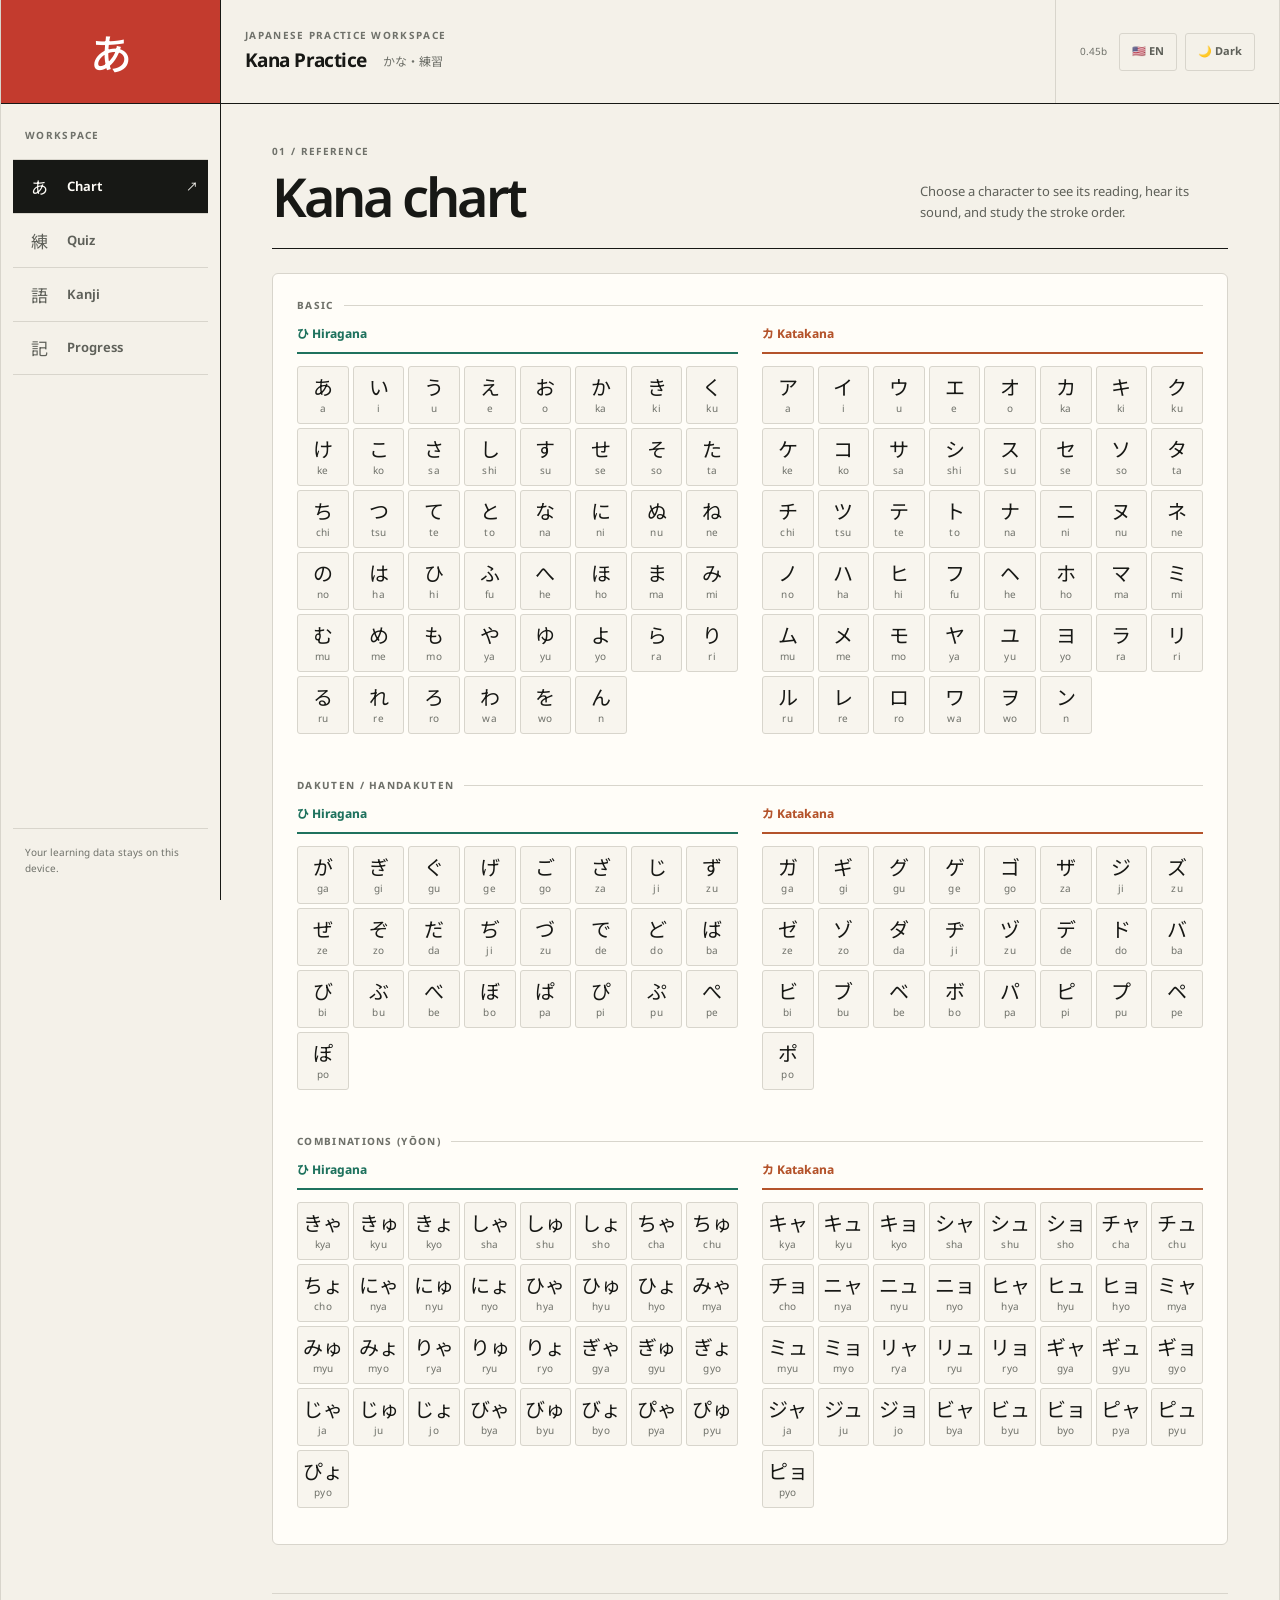
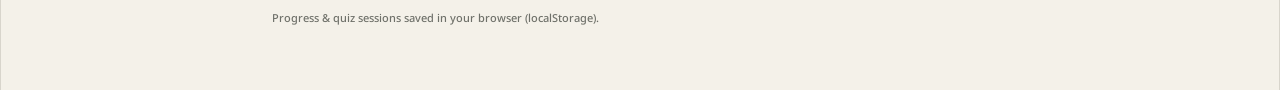
<file: index.html>
<!DOCTYPE html>
<html lang="en">
<head>
<meta charset="UTF-8">
<meta name="viewport" content="width=device-width, initial-scale=1.0">
<title>Kana Practice — Japanese learning workspace</title>
<meta name="description" content="Master Japanese Hiragana, Katakana, and core vocabulary with active recall quizzes and progress tracking.">
<link rel="preconnect" href="https://fonts.googleapis.com">
<link href="https://fonts.googleapis.com/css2?family=Noto+Sans:wght@400;500;600;700;800&family=Noto+Sans+JP:wght@400;500;600;700;800&family=Noto+Sans+Thai:wght@400;500;600;700;800&display=swap" rel="stylesheet">
<link rel="stylesheet" href="css/main.css">
<link rel="stylesheet" href="css/layout.css">
<link rel="stylesheet" href="css/chart.css">
<link rel="stylesheet" href="css/modal.css">
<link rel="stylesheet" href="css/quiz.css">
<link rel="stylesheet" href="css/progress.css">
<link rel="stylesheet" href="css/write.css">
<link rel="manifest" href="manifest.json">
<meta name="theme-color" content="#f4f1e9">
<meta name="apple-mobile-web-app-capable" content="yes">
<meta name="apple-mobile-web-app-status-bar-style" content="black-translucent">
<link rel="apple-touch-icon" href="assets/icons/icon-192.png">
</head>
<body>
<a class="skip-link" href="#main-content">Skip to main content</a>
<div id="offlineOverlay" style="display:none;position:fixed;top:0;left:0;width:100%;height:100%;background:var(--bg);z-index:9999;flex-direction:column;align-items:center;justify-content:center;text-align:center;padding:20px;">
  <div style="font-size:48px;margin-bottom:16px;">🌐</div>
  <div style="font-size:24px;font-weight:700;margin-bottom:8px;">No Internet Connection</div>
  <div style="color:var(--ink2);">Please connect to the internet to use this application.</div>
</div>
<div class="wrap">

<header class="hdr">
  <div class="brand-mark" aria-hidden="true">あ</div>
  <div class="brand-copy">
    <span class="eyebrow" data-i18n="brandEyebrow">Japanese practice workspace</span>
    <strong>Kana Practice</strong>
    <span class="brand-jp" lang="ja">かな・練習</span>
  </div>
  <div class="hdr-meta">
    <div id="versionBadge" class="version-badge" aria-label="Application version"></div>
    <div class="hdr-buttons">
      <button class="theme-btn" id="langToggle" aria-label="Change language">🇺🇸 EN</button>
      <button class="theme-btn" id="themeToggle" aria-label="Change colour theme">🌙 Dark</button>
    </div>
  </div>
</header>

<nav class="nav" aria-label="Primary navigation">
  <div class="nav-label-top" data-i18n="workspace">Workspace</div>
  <button class="nav-btn active" data-tab="chart" aria-current="page"><span class="nav-icon" aria-hidden="true">あ</span><span class="nav-label">Chart</span><span class="nav-arrow" aria-hidden="true">↗</span></button>
  <button class="nav-btn" data-tab="quiz"><span class="nav-icon" aria-hidden="true">練</span><span class="nav-label">Quiz</span><span class="nav-arrow" aria-hidden="true">↗</span></button>
  <button class="nav-btn" data-tab="vocab"><span class="nav-icon" aria-hidden="true">語</span><span class="nav-label">Kanji</span><span class="nav-arrow" aria-hidden="true">↗</span></button>
  <button class="nav-btn" data-tab="progress"><span class="nav-icon" aria-hidden="true">記</span><span class="nav-label">Progress</span><span class="nav-arrow" aria-hidden="true">↗</span></button>
  <div class="nav-note" data-i18n="localDataNote">Your learning data stays on this device.</div>
</nav>

<main class="content" id="main-content" tabindex="-1">

<!-- ===== CHART ===== -->
<section class="panel active" id="panel-chart" aria-labelledby="chart-title">
  <div class="panel-heading">
    <div><span class="eyebrow" data-i18n="chartEyebrow">01 / Reference</span><h1 id="chart-title" data-i18n="chartTitle">Kana chart</h1></div>
    <p data-i18n="chartDesc">Choose a character to see its reading, hear its sound, and study the stroke order.</p>
  </div>
  <div class="card">
    <div id="chartArea"></div>
  </div>
</section>

<!-- ===== QUIZ (Hiragana/Katakana characters) ===== -->
<section class="panel" id="panel-quiz" aria-labelledby="quiz-title">
  <div class="panel-heading">
    <div><span class="eyebrow">02 / Practice</span><h1 id="quiz-title">Build recall</h1></div>
    <p>Select the kana rows you want to practise, then work through focused stages.</p>
  </div>
  <div id="quizSetup" class="quiz-setup"></div>
  <div id="quizActive" class="quiz-active" style="display:none;"></div>
</section>

<!-- ===== VOCAB (word practice, powered by a local list + Jotoba API) ===== -->
<section class="panel" id="panel-vocab" aria-labelledby="vocab-title">
  <div class="panel-heading">
    <div><span class="eyebrow" data-i18n="vocabEyebrow">03 / Vocabulary</span><h1 id="vocab-title" data-i18n="vocabTitle">Learn in context</h1></div>
    <p data-i18n="vocabDesc">Study useful Japanese words through reading, meaning, recall, and listening.</p>
  </div>
  <div id="vocabSetup" class="quiz-setup"></div>
  <div id="vocabActive" class="quiz-active" style="display:none;"></div>
</section>

<!-- ===== PROGRESS ===== -->
<section class="panel" id="panel-progress" aria-labelledby="progress-title">
  <div class="panel-heading">
    <div><span class="eyebrow" data-i18n="progressEyebrow">04 / Progress</span><h1 id="progress-title" data-i18n="progressTitle">Learning record</h1></div>
    <p data-i18n="progressDesc">See what you have practised, where you are improving, and what to revisit next.</p>
  </div>
  <div class="card">
    <div class="card-title"><span class="ico">📊</span><span data-i18n="overviewKana">Overview — Kana</span></div>
    <div class="stat-row"><span data-i18n="accuracy">Overall accuracy</span><b id="pAccuracy">-</b></div>
    <div class="stat-row"><span data-i18n="charsPracticed">Characters practiced</span><b id="pSeenCount">-</b></div>
    <div class="stat-row"><span data-i18n="totalQ">Total questions answered</span><b id="pTotalQ">-</b></div>
  </div>
  <div class="card">
    <div class="card-title"><span class="ico">📚</span><span data-i18n="overviewVocab">Overview — Vocabulary</span></div>
    <div class="stat-row"><span data-i18n="accuracy">Overall accuracy</span><b id="pVocabAccuracy">-</b></div>
    <div class="stat-row"><span data-i18n="wordsPracticed">Words practiced</span><b id="pVocabSeenCount">-</b></div>
  </div>
  <div class="card">
    <div class="card-title"><span class="ico">📈</span><span data-i18n="accuracyByRow">Accuracy by Row</span></div>
    <div class="chart-split">
      <div class="chart-side hira"><div class="chart-side-title"><span>ひ</span> <span data-i18n="hiraName">Hiragana</span></div><div id="progChartHira"></div></div>
      <div class="chart-side kata"><div class="chart-side-title"><span>カ</span> <span data-i18n="kataName">Katakana</span></div><div id="progChartKata"></div></div>
    </div>
  </div>
  <div class="card">
    <div class="card-title"><span class="ico">⚠️</span><span data-i18n="confused">Characters you confuse</span></div>
    <div id="weakList" data-i18n="noData">No data yet. Take a quiz first.</div>
  </div>
  <div class="card">
    <button class="btn" id="resetAllBtn" style="background:var(--bad);" data-i18n="resetAll">🗑 Reset all progress</button>
  </div>
</section>

<footer class="footer" data-i18n="footerNote">Progress & quiz sessions saved in your browser (localStorage).</footer>
</main>
</div>

<!-- ================================================================
     SCRIPTS — plain classic scripts (no bundler), loaded in
     dependency order. Everything shares the global scope on purpose,
     matching the rest of this small single-page app.
     ================================================================ -->

<!-- data -->
<script src="js/data/hiragana.js"></script>
<script src="js/data/katakana.js"></script>
<script src="js/data/jlpt.js"></script>
<script src="js/data/categories.js"></script>
<script src="js/data/vocabulary.js"></script>

<!-- core -->
<script src="js/core/constants.js"></script>
<script src="js/core/utils.js"></script>
<script src="js/core/language.js"></script>
<script src="js/core/theme.js"></script>
<script src="js/core/tts.js"></script>
<script src="js/core/storage.js"></script>

<!-- api -->
<script src="js/api/cache.js"></script>
<script src="js/api/translation.js"></script>
<script src="js/api/dictionary.js"></script>
<script src="js/api/vocabulary.js"></script>
<script src="js/api/jlptVocabApi.js"></script>

<!-- components -->
<script src="js/components/toast.js"></script>
<script src="js/components/progressBar.js"></script>
<script src="js/components/button.js"></script>
<script src="js/components/timer.js"></script>
<script src="js/components/dialog.js"></script>

<!-- ui components / modals -->
<script src="js/ui/modal.js"></script>

<!-- quiz engine (kana) -->
<script src="js/quiz/weighted.js"></script>
<script src="js/quiz/review.js"></script>
<script src="js/quiz/setup.js"></script>
<script src="js/quiz/session.js"></script>
<script src="js/quiz/progress.js"></script>
<script src="js/quiz/engine.js"></script>

<!-- stages -->
<script src="js/stages/read.js"></script>
<script src="js/stages/recall.js"></script>
<script src="js/stages/typing.js"></script>
<script src="js/stages/listening.js"></script>
<script src="js/stages/matching.js"></script>
<script src="js/stages/writing.js"></script>
<script src="js/stages/freeWriting.js"></script>
<script src="js/stages/vocabulary.js"></script>
<script src="js/stages/sentence.js"></script>
<script src="js/stages/grammar.js"></script>

<!-- ui -->
<script src="js/ui/chart.js"></script>
<script src="js/ui/progress.js"></script>
<script src="js/ui/navigation.js"></script>

<!-- router (after all render functions it calls are defined) -->
<script src="js/core/router.js"></script>

<!-- app entry point -->
<script src="js/app.js"></script>
</body>
</html>
</file>
<file: css/main.css>
/* ===== DESIGN SYSTEM ===== */
:root {
  --bg:#f4f1e9;--bg2:#fffdf8;--bg3:#ebe7dd;--surface:#f8f5ee;
  --ink:#171815;--ink2:#5e6059;--ink3:#6f716a;
  --border:#d8d5cc;--border2:#b9b7ae;
  --hira:#1f725e;--hira-bg:#e3f0ea;--hira-glow:rgba(31,114,94,.16);
  --kata:#b4532b;--kata-bg:#f4e7df;--kata-glow:rgba(180,83,43,.16);
  --accent:#c33b2e;--accent-bg:#f5e4e1;
  --good:#26724d;--good-bg:#e1eee6;--bad:#b93632;--bad-bg:#f4e2e0;--warn:#9b6a19;
  --shadow-s:0 1px 0 rgba(23,24,21,.05);--shadow-m:0 12px 32px rgba(23,24,21,.07);--shadow-l:0 22px 64px rgba(23,24,21,.13);
  --r-s:3px;--r-m:6px;--r-l:10px;--r-xl:14px;--r-full:999px;
  --s1:4px;--s2:8px;--s3:12px;--s4:16px;--s5:24px;--s6:32px;--s7:48px;--s8:64px;
  --font:'Noto Sans','Noto Sans Thai','Noto Sans JP',sans-serif;--font-jp:'Noto Sans JP','Noto Sans',sans-serif;
  --ease:cubic-bezier(.2,.7,.2,1);--spring:cubic-bezier(.2,.9,.3,1.2);
}
body.dark {
  --bg:#151612;--bg2:#1c1d19;--bg3:#282923;--surface:#20211d;
  --ink:#f2f0e8;--ink2:#b6b5ad;--ink3:#a0a198;--border:#373831;--border2:#53544c;
  --hira:#62b99b;--hira-bg:#1d3930;--hira-glow:rgba(98,185,155,.18);
  --kata:#e58a5d;--kata-bg:#422c22;--kata-glow:rgba(229,138,93,.18);
  --accent:#ef6a5d;--accent-bg:#452825;--good:#65bf8b;--good-bg:#203a2b;
  --bad:#ef7770;--bad-bg:#432625;--warn:#d7a64e;
  --shadow-s:0 1px 0 rgba(0,0,0,.25);--shadow-m:0 14px 36px rgba(0,0,0,.22);--shadow-l:0 24px 70px rgba(0,0,0,.35);
}

*,*::before,*::after{box-sizing:border-box;margin:0;padding:0}
html{scroll-behavior:smooth}
body{font-family:var(--font);background:var(--bg);color:var(--ink);min-height:100vh;line-height:1.5;
  transition:background .2s var(--ease),color .2s var(--ease);-webkit-font-smoothing:antialiased;overflow-x:hidden}
button,input,select,textarea{font:inherit}
button{color:inherit}
button:focus-visible,a:focus-visible,input:focus-visible{outline:3px solid var(--accent);outline-offset:3px}
.skip-link{position:fixed;top:8px;left:8px;z-index:10000;padding:10px 14px;background:var(--ink);color:var(--bg2);
  transform:translateY(-150%);transition:transform .15s var(--ease);text-decoration:none;font-weight:700}
.skip-link:focus{transform:translateY(0)}
.eyebrow{display:block;color:var(--ink3);font-size:10px;font-weight:700;letter-spacing:.13em;text-transform:uppercase}

/* ===== CONTENT SURFACES ===== */
.card{background:var(--bg2);border:1px solid var(--border);border-radius:var(--r-m);padding:var(--s5);margin-bottom:var(--s4)}
.card-title{font-size:14px;font-weight:700;letter-spacing:-.01em;margin-bottom:var(--s4);display:flex;align-items:center;gap:var(--s2)}
.card-title .ico{display:none}
.panel{display:none;animation:panelIn .22s var(--ease)}
.panel.active{display:block}
@keyframes panelIn{from{opacity:0;transform:translateY(5px)}to{opacity:1;transform:none}}
.panel-heading{display:grid;grid-template-columns:minmax(280px,1.5fr) minmax(230px,.75fr);align-items:end;gap:var(--s6);
  padding:var(--s4) 0 var(--s5);border-bottom:1px solid var(--ink);margin-bottom:var(--s5)}
.panel-heading h1{font-size:clamp(32px,4.2vw,58px);font-weight:600;letter-spacing:-.055em;line-height:.98;margin-top:var(--s3)}
.panel-heading p{max-width:42ch;color:var(--ink2);font-size:13px;line-height:1.65}

/* ===== COMMON CONTROLS ===== */
.btn,.start-btn,.resume-btn{border:1px solid var(--ink);border-radius:var(--r-s);background:var(--ink);color:var(--bg2);
  min-height:44px;padding:10px 20px;font-weight:700;font-size:13px;cursor:pointer;transition:background .15s var(--ease),color .15s var(--ease),transform .15s var(--ease)}
.btn:hover,.start-btn:hover,.resume-btn:hover{background:var(--accent);border-color:var(--accent);transform:translateY(-1px)}
.btn:disabled,.start-btn:disabled{opacity:.42;cursor:not-allowed;transform:none}
.footer{border-top:1px solid var(--border);color:var(--ink3);font-size:11px;margin-top:var(--s7);padding:var(--s4) 0;font-weight:500}

@media(max-width:760px){
  .panel-heading{grid-template-columns:1fr;gap:var(--s4);padding-top:var(--s3);margin-bottom:var(--s4)}
  .panel-heading h1{font-size:38px}.panel-heading p{font-size:12px}
  .card{padding:var(--s4)}
  .q-char{font-size:60px!important;padding:16px 36px!important}.q-romaji{font-size:28px!important;padding:16px 36px!important}
  .q-grid{max-width:100%!important}.chart-split,.chart-dual{flex-direction:column}.kcell{min-width:0!important}
  .match-area{display:grid!important;grid-template-columns:1fr 1fr;gap:12px!important;width:100%}.match-col{min-width:0!important}
  .char-modal{min-width:0!important;margin:16px}.char-modal-char{font-size:72px!important}
  .write-canvas-bg,.write-canvas-wrap{width:min(280px,calc(100vw - 64px))!important;height:min(280px,calc(100vw - 64px))!important}
}
@media(prefers-reduced-motion:reduce){*,*::before,*::after{animation-duration:.01ms!important;animation-iteration-count:1!important;transition-duration:.01ms!important;scroll-behavior:auto!important}}
</file>
<file: css/layout.css>
/* ===== APP GRID ===== */
.wrap{width:min(100%,1440px);min-height:100vh;margin:0 auto;display:grid;grid-template-columns:220px minmax(0,1fr);
  grid-template-rows:auto 1fr;grid-template-areas:"header header" "nav content";border-left:1px solid var(--border);border-right:1px solid var(--border)}

/* ===== HEADER ===== */
.hdr{grid-area:header;min-height:104px;display:grid;grid-template-columns:220px minmax(0,1fr) auto;align-items:stretch;border-bottom:1px solid var(--ink)}
.brand-mark{display:flex;align-items:center;justify-content:center;border-right:1px solid var(--ink);font-family:var(--font-jp);font-size:42px;font-weight:500;background:var(--accent);color:#fff}
.brand-copy{display:grid;grid-template-columns:auto 1fr;align-content:center;column-gap:var(--s4);padding:var(--s4) var(--s5)}
.brand-copy .eyebrow{grid-column:1/-1;margin-bottom:3px}.brand-copy strong{font-size:19px;letter-spacing:-.03em}.brand-jp{font-family:var(--font-jp);font-size:12px;color:var(--ink3);align-self:center}
.hdr-meta{display:flex;align-items:center;gap:var(--s3);padding:var(--s4) var(--s5);border-left:1px solid var(--border)}
.version-badge{font-size:10px;color:var(--ink3);font-variant-numeric:tabular-nums}.hdr-buttons{display:flex;gap:var(--s2)}
.theme-btn{min-height:38px;padding:7px 12px;border:1px solid var(--border);border-radius:var(--r-s);background:transparent;color:var(--ink2);font-size:11px;font-weight:700;cursor:pointer;transition:all .15s var(--ease)}
.theme-btn:hover{background:var(--bg3);border-color:var(--border2);color:var(--ink)}

/* ===== DESKTOP NAVIGATION ===== */
.nav{grid-area:nav;position:sticky;top:0;height:calc(100vh - 104px);align-self:start;display:flex;flex-direction:column;border-right:1px solid var(--ink);background:var(--bg);padding:var(--s5) var(--s3)}
.nav-label-top{padding:0 var(--s3) var(--s4);font-size:10px;text-transform:uppercase;letter-spacing:.13em;font-weight:700;color:var(--ink3)}
.nav-btn{width:100%;display:grid;grid-template-columns:32px 1fr auto;align-items:center;gap:var(--s3);min-height:54px;padding:8px 10px;border:0;border-top:1px solid var(--border);border-radius:0;background:transparent;cursor:pointer;color:var(--ink2);text-align:left;transition:background .15s var(--ease),color .15s var(--ease)}
.nav-btn:last-of-type{border-bottom:1px solid var(--border)}.nav-btn:hover{background:var(--bg3);color:var(--ink)}
.nav-icon{font-family:var(--font-jp);font-size:17px;text-align:center}.nav-label{font-size:13px;font-weight:650}.nav-arrow{font-size:12px;opacity:0;transform:translate(-4px,4px);transition:all .15s var(--ease)}
.nav-btn.active{background:var(--ink);color:var(--bg2)}.nav-btn.active .nav-arrow{opacity:1;transform:none}
.nav-note{margin-top:auto;padding:var(--s4) var(--s3) 0;border-top:1px solid var(--border);font-size:10px;line-height:1.55;color:var(--ink3)}
.content{grid-area:content;min-width:0;padding:var(--s5) clamp(20px,4vw,64px) var(--s7)}

@media(max-width:760px){
  .wrap{display:block;border:0;padding-bottom:calc(74px + env(safe-area-inset-bottom))}
  .hdr{min-height:80px;display:grid;grid-template-columns:64px minmax(0,1fr) auto;border-bottom:1px solid var(--ink);position:relative}
  .brand-mark{font-size:28px}.brand-copy{display:block;min-width:0;padding:12px}.brand-copy .eyebrow,.brand-jp{display:none}.brand-copy strong{display:block;overflow:hidden;font-size:16px;white-space:nowrap;text-overflow:ellipsis}
  .hdr-meta{padding:8px;border-left:0}.version-badge{display:none}.hdr-buttons{gap:4px}.theme-btn{padding:6px 8px;min-height:36px;font-size:10px}
  .content{padding:var(--s4) var(--s4) var(--s6)}
  .nav{position:fixed;z-index:500;left:0;right:0;bottom:0;top:auto;height:auto;display:grid;grid-template-columns:repeat(4,1fr);padding:0 4px calc(4px + env(safe-area-inset-bottom));border:0;border-top:1px solid var(--ink);background:var(--bg2)}
  .nav-label-top,.nav-note,.nav-arrow{display:none}.nav-btn,.nav-btn:last-of-type{min-width:0;min-height:66px;display:flex;flex-direction:column;justify-content:center;gap:2px;padding:5px 2px;border:0;border-radius:0;text-align:center}
  .nav-btn.active{background:var(--accent);color:#fff}.nav-icon{font-size:17px;line-height:1.2}.nav-label{font-size:10px;font-weight:700;white-space:nowrap;overflow:hidden;text-overflow:ellipsis;max-width:100%}
}
</file>
<file: css/chart.css>
/* ===== KANA REFERENCE GRID ===== */
.script-toggle{display:flex;gap:2px;margin:0 auto var(--s4);padding:2px;width:fit-content;border:1px solid var(--border);border-radius:var(--r-s);background:var(--bg3)}
.script-btn{min-height:38px;padding:7px 20px;border:0;border-radius:2px;background:transparent;cursor:pointer;font-weight:700;font-size:12px;color:var(--ink3)}
.script-btn:hover{color:var(--ink)}.script-btn.h-on{background:var(--hira);color:#fff}.script-btn.k-on{background:var(--kata);color:#fff}
.sec-label{display:flex;align-items:center;gap:10px;margin:var(--s6) 0 var(--s3);font-size:10px;font-weight:750;text-transform:uppercase;letter-spacing:.13em;color:var(--ink3)}
.sec-label:first-child{margin-top:0}.sec-label::after{content:"";height:1px;background:var(--border);flex:1}
.chart-dual{display:grid;grid-template-columns:repeat(2,minmax(0,1fr));gap:var(--s5)}
.chart-col{min-width:0}.chart-col-title{padding:0 0 9px;border-bottom:2px solid var(--border);margin-bottom:var(--s3);font-size:12px;font-weight:750}
.chart-col.hira-col .chart-col-title{color:var(--hira);border-color:var(--hira)}.chart-col.kata-col .chart-col-title{color:var(--kata);border-color:var(--kata)}
.chart-cells{display:grid;grid-template-columns:repeat(auto-fill,minmax(48px,1fr));gap:4px;margin-bottom:var(--s3)}
.kcell{appearance:none;min-width:0;min-height:58px;padding:5px 2px;border:1px solid var(--border);border-radius:var(--r-s);background:var(--surface);text-align:center;cursor:pointer;transition:background .12s var(--ease),border-color .12s var(--ease),transform .12s var(--ease)}
.kcell:hover{background:var(--hira-bg);border-color:var(--hira);transform:translateY(-1px)}.kata-col .kcell:hover{background:var(--kata-bg);border-color:var(--kata)}
.kcell .ch{font-family:var(--font-jp);font-size:20px;line-height:1.25}.kcell .rm{margin-top:2px;color:var(--ink3);font-size:10px;letter-spacing:.03em}
@media(max-width:560px){.chart-dual{grid-template-columns:1fr;gap:var(--s4)}.chart-cells{grid-template-columns:repeat(5,1fr)}.kcell{min-height:55px}.sec-label{margin-top:var(--s5)}}
</file>
<file: css/modal.css>
.char-modal-overlay{position:fixed;inset:0;z-index:1000;display:flex;align-items:center;justify-content:center;padding:var(--s4);background:rgba(15,16,13,.58);backdrop-filter:blur(5px);animation:fadeIn .15s ease}
@keyframes fadeIn{from{opacity:0}to{opacity:1}}.char-modal{position:relative;width:min(400px,100%);padding:var(--s6);border:1px solid var(--ink);border-radius:var(--r-m);background:var(--bg2);box-shadow:var(--shadow-l);animation:modalPop .2s var(--ease)}
@keyframes modalPop{from{opacity:0;transform:translateY(8px)}to{opacity:1;transform:none}}.char-modal-close{position:absolute;top:12px;right:12px;display:flex;align-items:center;justify-content:center;width:34px;height:34px;border:1px solid var(--border);border-radius:var(--r-s);background:transparent;color:var(--ink2);cursor:pointer}.char-modal-close:hover{border-color:var(--bad);background:var(--bad-bg);color:var(--bad)}
.char-modal-char{margin-bottom:4px;font-family:var(--font-jp);font-size:96px;line-height:1.1;text-align:center}.char-modal-romaji{margin-bottom:var(--s4);color:var(--hira);font-size:22px;font-weight:750;text-align:center}.char-modal-romaji.kata-rm{color:var(--kata)}.char-modal-stroke{position:relative;text-align:center;margin-bottom:var(--s3)}.char-modal-stroke svg{border:1px solid var(--border);border-radius:var(--r-s);background:var(--surface)}.char-modal-listen{display:flex;justify-content:center}.char-modal-listen button{min-height:40px;padding:8px 16px;border:1px solid var(--ink);border-radius:var(--r-s);background:var(--warn);color:#fff;font-size:12px;font-weight:700;cursor:pointer}
</file>
<file: css/quiz.css>
/* ===== QUIZ SETUP ===== */
.quiz-setup,.quiz-active{animation:panelIn .2s var(--ease)}.qs-section{margin-bottom:var(--s5)}
.qs-section-title{display:flex;align-items:center;gap:8px;font-size:13px;font-weight:750;cursor:pointer;user-select:none}
.qs-section-title .dot{width:8px;height:8px;border-radius:50%}.qs-section-title .dot.h{background:var(--hira)}.qs-section-title .dot.k{background:var(--kata)}
.qs-rows{display:grid;grid-template-columns:repeat(auto-fit,minmax(150px,1fr));gap:5px}
.qs-chip{display:flex;align-items:center;gap:8px;min-height:42px;padding:7px 10px;border:1px solid var(--border);border-radius:var(--r-s);background:var(--surface);cursor:pointer;user-select:none;transition:all .12s var(--ease)}
.qs-chip:hover{border-color:var(--border2)}.qs-chip.sel{border-color:var(--hira);background:var(--hira-bg)}.qs-chip.sel.kata-chip{border-color:var(--kata);background:var(--kata-bg)}
.qs-chip .qs-chars{font-family:var(--font-jp);font-size:12px;font-weight:500}.qs-chip .qs-rm{margin-left:auto;color:var(--ink3);font-size:10px}.qs-chip input{position:absolute;opacity:0;pointer-events:none}
.qs-chip .check-ico{display:flex;align-items:center;justify-content:center;flex:0 0 15px;width:15px;height:15px;border:1px solid var(--border2);border-radius:2px;color:transparent;font-size:9px}
.qs-chip.sel .check-ico{border-color:var(--hira);background:var(--hira);color:#fff}.qs-chip.sel.kata-chip .check-ico{border-color:var(--kata);background:var(--kata)}
.qs-actions{display:flex;gap:5px;flex-wrap:wrap}.qs-action{min-height:32px;padding:5px 10px;border:1px solid var(--border);border-radius:var(--r-s);background:transparent;color:var(--ink2);font-size:10px;font-weight:700;cursor:pointer}.qs-action:hover{border-color:var(--ink);color:var(--ink)}
.start-area{text-align:left;margin-top:var(--s5);padding-top:var(--s4);border-top:1px solid var(--border)}.start-btn{padding-inline:28px}.start-info{margin-top:var(--s3);color:var(--ink3);font-size:11px}

/* ===== SAVED SESSIONS ===== */
.saved-card{display:grid;grid-template-columns:minmax(160px,1fr) 140px auto;align-items:center;gap:var(--s4);padding:var(--s4) 0;border-top:1px solid var(--border)}
.saved-info{min-width:0}.saved-title{font-size:13px;font-weight:750}.saved-detail{margin-top:3px;color:var(--ink3);font-size:10px}.saved-progress{min-width:0}
.saved-pbar{height:6px;overflow:hidden;border:1px solid var(--border);border-radius:var(--r-full);background:var(--bg3)}.saved-pbar-fill{height:100%;border-radius:var(--r-full);background:var(--hira)}.saved-pct{text-align:right;color:var(--ink3);font-size:10px;font-variant-numeric:tabular-nums}
.saved-actions{display:flex;gap:5px}.resume-btn{min-height:36px;padding:7px 13px;font-size:11px}.delete-btn{width:36px;height:36px;border:1px solid var(--border);border-radius:var(--r-s);background:transparent;color:var(--bad);cursor:pointer}.delete-btn:hover{border-color:var(--bad);background:var(--bad-bg)}

/* ===== ACTIVE QUIZ ===== */
.qa-top{display:flex;align-items:center;justify-content:space-between;gap:var(--s3);margin-bottom:var(--s4)}.qa-stage{color:var(--hira);font-size:12px;font-weight:750}.qa-exit{min-height:36px;padding:6px 12px;border:1px solid var(--border);border-radius:var(--r-s);background:transparent;color:var(--ink2);font-size:11px;font-weight:650;cursor:pointer}.qa-exit:hover{border-color:var(--ink);color:var(--ink)}
.qa-progress{margin-bottom:var(--s3)}.qa-plabel{display:flex;justify-content:space-between;margin-bottom:5px;color:var(--ink3);font-size:10px;font-weight:650}.qa-bar-out{height:7px;overflow:hidden;border:1px solid var(--border);border-radius:var(--r-full);background:var(--bg3)}.qa-bar-in{height:100%;border-radius:var(--r-full);background:var(--accent);transition:width .3s var(--ease)}
.qa-toast{display:none;margin-bottom:var(--s3);padding:10px 14px;border-radius:var(--r-s);background:var(--good);color:#fff;text-align:center;font-size:12px;font-weight:700;animation:slideD .2s var(--ease)}
@keyframes slideD{from{opacity:0;transform:translateY(-6px)}to{opacity:1;transform:none}}
.qa-score{display:flex;gap:var(--s5);margin-bottom:var(--s4);color:var(--ink3);font-size:11px;font-weight:500}.qa-score b{color:var(--ink);font-weight:750}.qa-area{display:flex;flex-direction:column;align-items:center;gap:var(--s4);padding:var(--s4) 0}

/* ===== QUESTION ELEMENTS ===== */
.q-char,.q-romaji{padding:18px 48px;border:1px solid var(--ink);border-radius:var(--r-s);background:var(--bg2);box-shadow:var(--shadow-m);user-select:none}
.q-char{font-family:var(--font-jp);font-size:78px;line-height:1.2;cursor:pointer;transition:transform .2s var(--spring)}.q-char:hover{transform:scale(1.025)}
.q-romaji{color:var(--hira);font-size:36px;font-weight:800;letter-spacing:.02em}.q-grid{display:grid;grid-template-columns:repeat(2,1fr);gap:7px;width:100%;max-width:440px}
.q-opt{min-height:58px;padding:12px;border:1px solid var(--border2);border-radius:var(--r-s);background:var(--bg2);color:var(--ink);font-size:18px;font-weight:700;text-align:center;cursor:pointer;transition:all .12s var(--ease)}.q-opt:hover{border-color:var(--hira);background:var(--hira-bg)}
.q-opt.correct{border-color:var(--good);background:var(--good);color:#fff;animation:popIn .25s var(--ease)}.q-opt.wrong{border-color:var(--bad);background:var(--bad);color:#fff;animation:shake .32s ease}
@keyframes popIn{50%{transform:scale(1.025)}}@keyframes shake{25%{transform:translateX(-4px)}75%{transform:translateX(4px)}}
.q-input{width:min(260px,100%);padding:11px 16px;border:1px solid var(--border2);border-radius:var(--r-s);outline:0;background:var(--bg2);color:var(--ink);font-size:20px;font-weight:600;text-align:center}.q-input:focus{border-color:var(--hira);box-shadow:0 0 0 3px var(--hira-glow)}.q-input.correct{border-color:var(--good)}.q-input.wrong{border-color:var(--bad)}
.speak-btn{width:52px;height:52px;border:1px solid var(--ink);border-radius:50%;background:var(--warn);color:#fff;font-size:21px;cursor:pointer}.speak-btn:hover{transform:scale(1.04)}.feedback{min-height:24px;font-size:13px;font-weight:700;text-align:center}.feedback.good{color:var(--good)}.feedback.bad{color:var(--bad)}

/* ===== MATCHING, TIMER, STUDY ===== */
.match-area{display:flex;justify-content:center;gap:var(--s5);width:100%;flex-wrap:wrap}.match-col{display:flex;flex-direction:column;gap:7px;min-width:120px}
.mchip,.dropzone{min-height:52px;padding:11px;border-radius:var(--r-s);text-align:center;font-size:19px;font-weight:700}.mchip{border:1px solid var(--border);background:var(--bg2);cursor:grab;touch-action:none;user-select:none;font-family:var(--font-jp)}.mchip:hover{border-color:var(--ink)}.mchip.matched,.dropzone.matched{border-color:var(--good);background:var(--good);color:#fff;opacity:.75}
.dropzone{border:1px dashed var(--border2);background:var(--surface)}.dropzone.hover{border-color:var(--accent);background:var(--accent-bg)}.drag-ghost{position:fixed;z-index:999;padding:12px 18px;border-radius:var(--r-s);background:var(--accent);color:#fff;box-shadow:var(--shadow-l);font-family:var(--font-jp);font-size:20px;font-weight:700;pointer-events:none}
.timerbar{width:100%;max-width:440px;height:4px;overflow:hidden;border-radius:var(--r-full);background:var(--bg3)}.timerbar-fill{width:100%;height:100%;border-radius:var(--r-full);background:var(--accent);transition:width .1s linear}
.study-card{display:flex;flex-direction:column;align-items:center;width:100%;max-width:380px;padding:var(--s5);border:1px solid var(--ink);border-radius:var(--r-s);background:var(--bg2);box-shadow:var(--shadow-m);text-align:center}.study-word{margin-bottom:4px;font-family:var(--font-jp);font-size:44px;font-weight:700}.study-reading{margin-bottom:8px;color:var(--ink2);font-family:var(--font-jp);font-size:18px}.study-meaning{margin-bottom:var(--s4);color:var(--hira);font-size:16px;font-weight:700}.study-card .speak-btn{margin-bottom:8px}
.translation-source{margin-top:10px;color:var(--ink3);font-size:10px;text-align:center}

@media(max-width:600px){.qs-rows{grid-template-columns:1fr}.qs-chip{min-height:46px}.saved-card{grid-template-columns:1fr}.saved-progress{width:100%}.saved-actions{justify-content:flex-start}.q-opt{min-height:54px}.qa-score{gap:var(--s4)}}
</file>
<file: css/progress.css>
.chart-split{display:grid;grid-template-columns:repeat(2,minmax(0,1fr));gap:var(--s6)}
.chart-side{min-width:0}.chart-side-title{display:flex;align-items:center;gap:6px;margin-bottom:var(--s4);padding-bottom:var(--s2);border-bottom:2px solid currentColor;font-size:12px;font-weight:750}
.chart-side.hira .chart-side-title{color:var(--hira)}.chart-side.kata .chart-side-title{color:var(--kata)}
.chart-row{display:grid;grid-template-columns:72px 1fr 36px;align-items:center;gap:var(--s2);margin-bottom:8px;font-size:11px;font-weight:500}
.chart-row .lbl,.chart-row .pct{color:var(--ink3)}.chart-row .pct{text-align:right;font-variant-numeric:tabular-nums}
.chart-bar-o{height:7px;overflow:hidden;border:1px solid var(--border);border-radius:var(--r-full);background:var(--bg3)}.chart-bar-i{height:100%;border-radius:var(--r-full);transition:width .3s var(--ease)}
.chart-side.hira .chart-bar-i{background:var(--hira)}.chart-side.kata .chart-bar-i{background:var(--kata)}
.stat-row{display:grid;grid-template-columns:1fr auto;gap:var(--s4);padding:12px 0;border-bottom:1px solid var(--border);font-size:13px;color:var(--ink2)}.stat-row:last-child{border-bottom:0}.stat-row b{color:var(--ink);font-variant-numeric:tabular-nums}
.weak-item{display:inline-flex;align-items:center;gap:4px;margin:3px;padding:5px 10px;border:1px solid var(--border);border-radius:var(--r-s);background:var(--surface);font-size:13px;font-weight:600}.weak-item b{color:var(--bad)}
.stage-nav{display:grid;grid-template-columns:40px 1fr 40px;align-items:center;gap:var(--s2);margin-top:var(--s4)}
.stage-nav-arrow{width:40px;height:40px;border:1px solid var(--border);border-radius:var(--r-s);background:var(--surface);cursor:pointer;font-weight:800}.stage-nav-arrow:hover:not(:disabled){border-color:var(--hira);color:var(--hira)}.stage-nav-arrow:disabled{opacity:.35;cursor:default}
.stage-nav-info{text-align:center;padding:8px;border:1px solid var(--border);border-radius:var(--r-s);background:var(--surface)}.stage-nav-num{color:var(--ink3);font-size:10px;font-weight:700;text-transform:uppercase;letter-spacing:.08em}.stage-nav-name{margin-top:2px;font-size:13px;font-weight:750}.stage-nav-status{margin-left:6px;color:var(--ink3);font-size:10px}.stage-nav-status.done{color:var(--good)}.stage-nav-status.current{color:var(--accent)}
@media(max-width:560px){.chart-split{grid-template-columns:1fr;gap:var(--s5)}}
</file>
<file: css/write.css>
.write-wrap{display:flex;flex-direction:column;align-items:center;gap:var(--s4)}.write-btns{display:flex;gap:var(--s2);flex-wrap:wrap;justify-content:center}
.write-canvas-wrap{position:relative;width:300px;height:300px}.write-canvas-wrap svg.write-ghost{position:absolute;inset:0;z-index:3;display:block;width:100%;height:100%;pointer-events:none}.write-canvas-wrap canvas{position:absolute;inset:0;z-index:4;width:100%;height:100%;cursor:crosshair;touch-action:none}
.write-canvas-bg{position:relative;width:300px;height:300px;overflow:hidden;border:1px solid var(--ink);border-radius:var(--r-s);background:var(--bg2);box-shadow:var(--shadow-m)}
.write-info,.write-stroke-count{color:var(--ink3);font-size:12px;font-weight:500;text-align:center}.write-success{color:var(--good);font-size:15px;font-weight:750;animation:popIn .3s var(--ease)}.write-hint{color:var(--ink3);font-size:11px;font-style:italic}
.stroke-credit{position:absolute;right:7px;bottom:5px;z-index:8;padding:2px 4px;border-radius:2px;background:color-mix(in srgb,var(--bg2) 84%,transparent);color:var(--ink3);font-size:8px;font-weight:600;line-height:1;text-decoration:none;opacity:.68}.stroke-credit:hover{color:var(--ink);opacity:1}

/* ===== FREE WRITE ===== */
.freewrite-instruction{max-width:42ch;color:var(--ink2);font-size:13px;text-align:center}
.freewrite-meter{width:min(320px,100%)}.freewrite-meter-label{margin-bottom:8px;color:var(--ink3);font-size:11px;font-weight:650;text-align:center}.freewrite-meter-bars{display:grid;grid-auto-flow:column;grid-auto-columns:1fr;gap:6px}.freewrite-meter-bar{height:8px;border-radius:99px;background:var(--border2);transition:background .2s,transform .2s}.freewrite-meter-bar.is-drawn{background:var(--ink3)}.freewrite-meter-bar.is-correct{background:var(--good);transform:scaleY(1.15)}.freewrite-meter-bar.is-wrong{background:var(--bad);transform:scaleY(1.15)}
.freewrite-board{position:relative;width:min(320px,100%);aspect-ratio:1;overflow:hidden;border:1px solid var(--ink);border-radius:var(--r-s);background-color:var(--bg2);background-image:linear-gradient(var(--border) 1px,transparent 1px),linear-gradient(90deg,var(--border) 1px,transparent 1px);background-size:50% 50%;background-position:center;box-shadow:var(--shadow-m);transition:border-color .2s,box-shadow .2s}.freewrite-board.is-correct{border-color:var(--good);box-shadow:0 0 0 3px color-mix(in srgb,var(--good) 18%,transparent)}.freewrite-board.is-wrong{border-color:var(--bad);box-shadow:0 0 0 3px color-mix(in srgb,var(--bad) 18%,transparent)}
.freewrite-board canvas{position:absolute;inset:0;z-index:1;display:block;width:100%;height:100%;cursor:crosshair;touch-action:none;transition:opacity .25s}.freewrite-board.is-answer canvas{opacity:.16}.freewrite-answer-layer{position:absolute;inset:0;z-index:2;width:100%;height:100%;pointer-events:none}.freewrite-answer-layer path{fill:none;stroke:#2e9fe6;stroke-width:4.5;stroke-linecap:round;stroke-linejoin:round;opacity:0}
.freewrite-controls,.freewrite-assess{display:flex;justify-content:center;gap:var(--s2);flex-wrap:wrap}
.vocab-freewrite-crumb{display:flex;justify-content:center;gap:5px}.vocab-freewrite-crumb span{display:flex;align-items:center;justify-content:center;width:32px;height:32px;border:1px solid var(--border);border-radius:var(--r-s);background:var(--bg3);color:var(--ink3);font-family:var(--font-jp);font-size:15px;font-weight:700}.vocab-freewrite-crumb span.is-current{border-color:var(--accent);background:var(--accent);color:#fff}.vocab-freewrite-crumb span.is-done{border-color:var(--good);background:var(--good-bg);color:var(--good)}.vocab-freewrite-crumb span.is-wrong{border-color:var(--bad);background:var(--bad-bg);color:var(--bad)}
.freewrite-verdict{width:min(320px,100%);padding:10px 14px;border:1px solid currentColor;border-radius:var(--r-s);font-size:13px;font-weight:750;text-align:center}.freewrite-verdict[hidden]{display:none}.freewrite-verdict.is-correct{background:color-mix(in srgb,var(--good) 10%,var(--surface));color:var(--good)}.freewrite-verdict.is-wrong{background:color-mix(in srgb,var(--bad) 10%,var(--surface));color:var(--bad)}
.freewrite-result{width:min(320px,100%);padding:var(--s4);border-top:1px solid var(--border);text-align:center}
.freewrite-result[hidden]{display:none}.freewrite-result>span{display:block;color:var(--ink3);font-size:11px}.freewrite-result>strong{display:block;margin:8px 0 14px;font-family:var(--font-jp);font-size:72px;font-weight:500;line-height:1}
</file>
